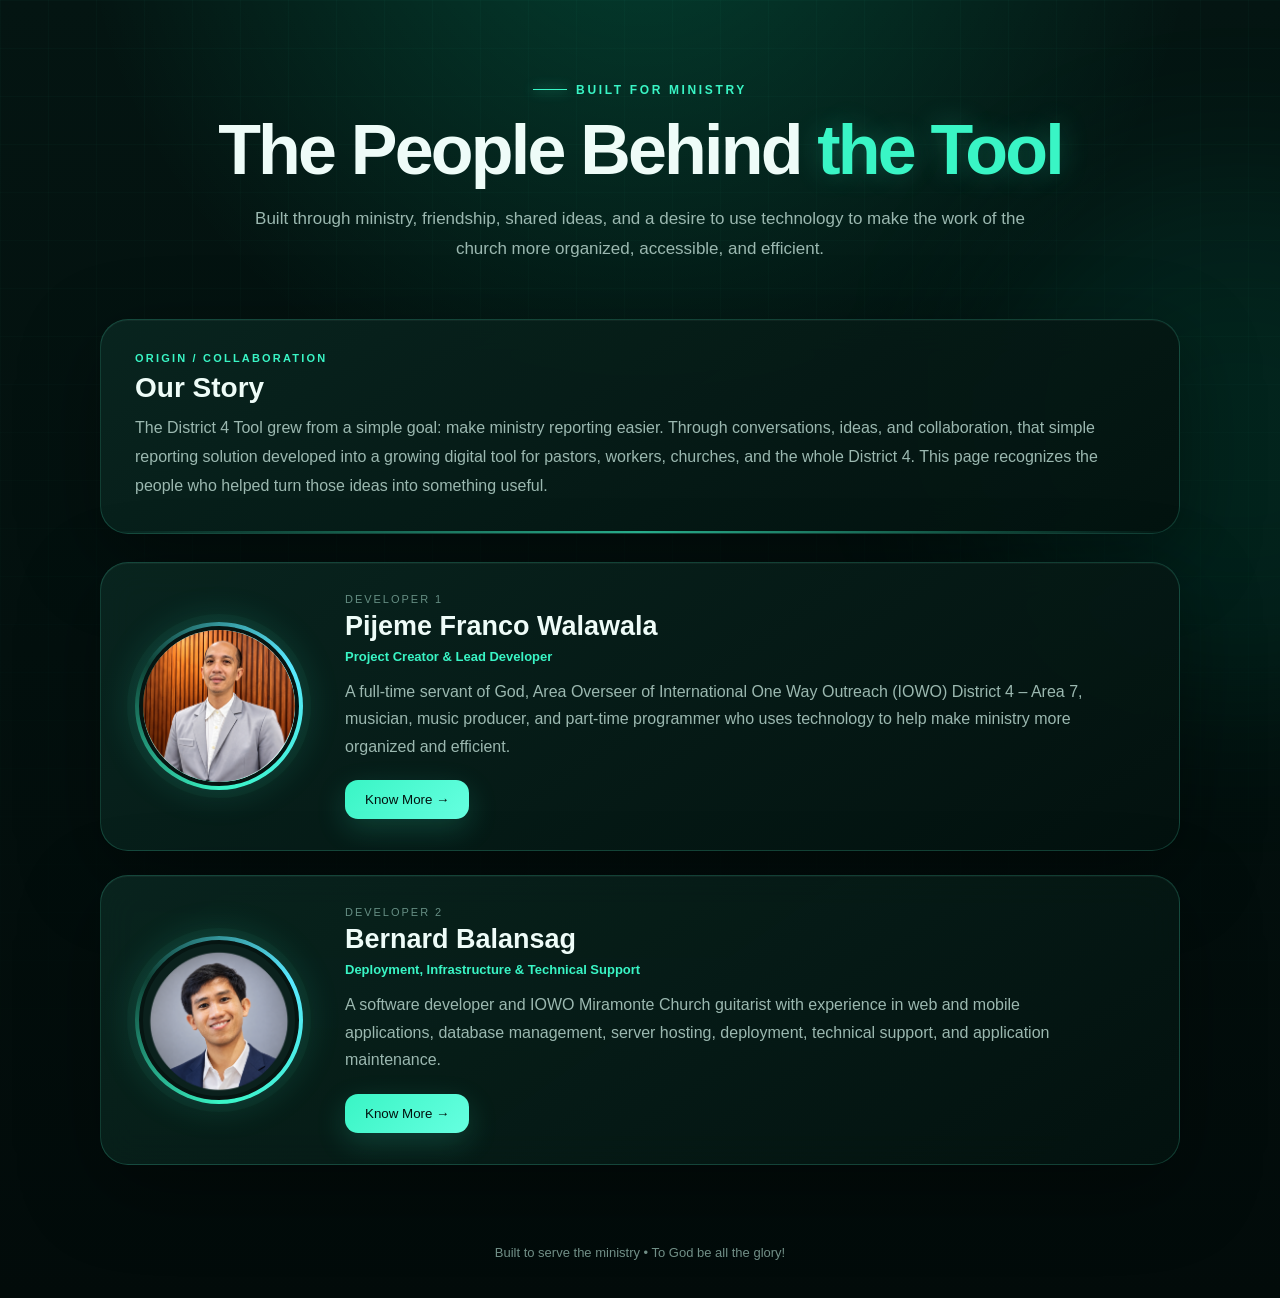
<file: about-developer/index.html>
<!DOCTYPE html>
<html lang="en"><head><meta charset="utf-8"><meta name="viewport" content="width=device-width, initial-scale=1"><title>About Developer</title><style>
  :root{
    --dev-bg:#03100e;
    --dev-panel:rgba(7,28,24,.90);
    --dev-mint:#39f5c5;
    --dev-cyan:#59e8ff;
    --dev-text:#eefcf8;
    --dev-muted:#9bb8b0;
    --dev-line:rgba(84,255,207,.18);
    --dev-shadow:0 24px 80px rgba(0,0,0,.38);
  }

  /* Keep all developer-page styling inside this page so base.html stays untouched. */
  .app-main{padding:0 !important;max-width:none !important;width:100% !important;}
  .dev-tech-page{
    min-height:calc(100vh - 72px);
    position:relative;
    color:var(--dev-text);
    background:
      radial-gradient(circle at 50% -10%,rgba(0,255,184,.18),transparent 36%),
      linear-gradient(180deg,#041512,#020b0a);
    overflow:hidden;
  }
  .dev-tech-page:before{
    content:"";position:absolute;inset:0;pointer-events:none;opacity:.22;
    background-image:
      linear-gradient(rgba(71,255,207,.11) 1px,transparent 1px),
      linear-gradient(90deg,rgba(71,255,207,.11) 1px,transparent 1px);
    background-size:48px 48px;
    mask-image:linear-gradient(to bottom,#000,transparent 94%);
  }
  .dev-tech-page:after{
    content:"";position:absolute;width:520px;height:520px;border-radius:50%;
    right:-220px;top:180px;background:rgba(0,255,187,.08);filter:blur(90px);
    pointer-events:none;animation:devDrift 9s ease-in-out infinite alternate;
  }
  @keyframes devDrift{to{transform:translate(-70px,80px) scale(1.15)}}

  .dev-hero{position:relative;z-index:1;padding:76px 20px 108px;text-align:center;}
  .dev-kicker{
    display:inline-flex;gap:9px;align-items:center;color:var(--dev-mint);
    font-size:12px;font-weight:700;letter-spacing:.22em;text-transform:uppercase;
  }
  .dev-kicker:before{content:"";width:34px;height:1px;background:var(--dev-mint);box-shadow:0 0 12px var(--dev-mint)}
  .dev-hero h1{
    font-size:clamp(38px,6vw,70px);line-height:1.02;margin:18px auto;
    max-width:980px;letter-spacing:-.04em;
  }
  .dev-hero h1 span{color:var(--dev-mint);text-shadow:0 0 28px rgba(57,245,197,.24)}
  .dev-hero p{max-width:790px;margin:auto;color:var(--dev-muted);font-size:17px;line-height:1.75}

  .dev-wrap{position:relative;z-index:2;width:min(1080px,calc(100% - 34px));margin:-52px auto 80px}
  .dev-glass{
    background:linear-gradient(145deg,rgba(9,38,32,.92),rgba(3,18,15,.90));
    border:1px solid var(--dev-line);box-shadow:var(--dev-shadow),inset 0 1px rgba(255,255,255,.04);
    backdrop-filter:blur(18px);
  }
  .dev-story{border-radius:28px;padding:32px 34px;margin-bottom:28px;position:relative;overflow:hidden}
  .dev-story:after{content:"";position:absolute;inset:auto 0 0;height:2px;background:linear-gradient(90deg,transparent,var(--dev-mint),transparent);opacity:.7}
  .dev-section-tag{font-size:11px;letter-spacing:.2em;text-transform:uppercase;color:var(--dev-mint);font-weight:700}
  .dev-story h2{font-size:28px;margin:8px 0 10px}
  .dev-story p{margin:0;color:var(--dev-muted);line-height:1.8}

  /* Vertical developer list */
  .dev-list{display:flex;flex-direction:column;gap:24px}
  .dev-card{
    width:100%;border-radius:28px;padding:30px 34px;position:relative;overflow:hidden;
    transition:transform .35s,border-color .35s,box-shadow .35s;
  }
  .dev-card:hover{border-color:rgba(57,245,197,.4);box-shadow:0 30px 90px rgba(0,0,0,.5),0 0 36px rgba(57,245,197,.08)}
  .dev-summary{display:grid;grid-template-columns:180px 1fr;gap:30px;align-items:center}
  .dev-photo-ring{
    width:168px;height:168px;border-radius:50%;padding:4px;
    background:conic-gradient(from 180deg,var(--dev-mint),rgba(57,245,197,.15),var(--dev-cyan),var(--dev-mint));
    box-shadow:0 0 0 8px rgba(57,245,197,.035),0 0 38px rgba(57,245,197,.18);
  }
  .dev-photo-ring img{width:100%;height:100%;object-fit:cover;border-radius:50%;border:4px solid #061512;background:#0b211d}
  .dev-summary-copy{text-align:left}
  .dev-index{color:#668f84;font-size:11px;letter-spacing:.18em;text-transform:uppercase;margin-bottom:6px}
  .dev-card h3{font-size:27px;margin:0 0 7px;color:var(--dev-text)}
  .dev-role{color:var(--dev-mint);font-size:13px;font-weight:700;margin-bottom:14px}
  .dev-short{color:var(--dev-muted);line-height:1.72;max-width:760px;margin:0 0 20px}
  .dev-btn{
    border:0;cursor:pointer;font-weight:500;border-radius:13px;padding:12px 20px;
    transition:.25s;font-family:inherit;
  }
  .dev-btn-primary{color:#02110e;background:linear-gradient(135deg,var(--dev-mint),#66ffe0);box-shadow:0 10px 30px rgba(57,245,197,.18)}
  .dev-btn-primary:hover{transform:translateY(-2px);box-shadow:0 15px 38px rgba(57,245,197,.3)}

  .dev-details{
    max-height:0;opacity:0;overflow:hidden;text-align:left;margin-top:0;padding-top:0;
    border-top:1px solid transparent;transform:translateY(-12px);
    transition:max-height .78s cubic-bezier(.2,.8,.2,1),opacity .38s,transform .52s,margin .52s,padding .52s,border-color .52s;
  }
  .dev-details.open{
    max-height:4600px;opacity:1;transform:none;margin-top:28px;padding-top:27px;border-color:var(--dev-line);
  }
  .dev-section{margin-bottom:25px;opacity:0;transform:translateY(12px);transition:opacity .4s ease,transform .4s ease}
  .dev-details.open .dev-section{opacity:1;transform:none}
  .dev-details.open .dev-section:nth-child(2){transition-delay:.04s}
  .dev-details.open .dev-section:nth-child(3){transition-delay:.08s}
  .dev-details.open .dev-section:nth-child(4){transition-delay:.12s}
  .dev-section h4{margin:0 0 9px;color:var(--dev-mint);font-size:12px;letter-spacing:.14em;text-transform:uppercase}
  .dev-section p,.dev-section li{color:#b5cbc5;line-height:1.75}
  .dev-section ul{margin:7px 0 0;padding-left:20px}
  .dev-quote{border:1px solid rgba(57,245,197,.18);border-left:3px solid var(--dev-mint);background:rgba(57,245,197,.055);padding:16px 18px;border-radius:4px 14px 14px 4px;color:#d9f9f0;font-style:italic}
  .dev-contacts{display:grid;gap:9px}
  .dev-contact{display:flex;gap:12px;align-items:center;padding:12px 14px;color:#dffbf4;text-decoration:none;border:1px solid rgba(57,245,197,.11);background:rgba(255,255,255,.025);border-radius:12px;overflow-wrap:anywhere}
  .dev-contact:hover{border-color:rgba(57,245,197,.35);background:rgba(57,245,197,.06)}
  .dev-contact strong{min-width:76px;color:var(--dev-mint)}
  .dev-show-less{display:block;margin:22px auto 0;background:rgba(255,255,255,.06);color:#d9eee9;border:1px solid var(--dev-line)}
  .dev-pending{color:#7ea097;font-size:13px;margin-top:10px}
  .dev-footer{position:relative;z-index:2;text-align:center;color:#718f87;font-size:13px;padding:0 20px 38px}

  /* Futuristic donation portal */
  .dev-modal-backdrop{
    position:fixed;inset:0;z-index:19999;display:grid;place-items:center;padding:20px;
    background:rgba(0,8,7,.88);backdrop-filter:blur(13px);
    transition:opacity .42s,visibility .42s;
  }
  .dev-modal-backdrop.hidden{opacity:0;visibility:hidden;pointer-events:none}
  .dev-support-shell{
    width:min(680px,100%);position:relative;padding:1px;border-radius:30px;
    background:linear-gradient(135deg,rgba(57,245,197,.9),rgba(57,245,197,.08) 32%,rgba(89,232,255,.45) 70%,rgba(57,245,197,.75));
    box-shadow:0 0 80px rgba(57,245,197,.14),0 35px 110px rgba(0,0,0,.62);
    animation:devPortalIn .65s cubic-bezier(.16,1,.3,1);
  }
  @keyframes devPortalIn{from{opacity:0;transform:translateY(28px) scale(.94)}to{opacity:1;transform:none}}
  .dev-support-modal{
    position:relative;overflow:hidden;border-radius:29px;padding:38px 40px;
    background:linear-gradient(150deg,rgba(5,30,25,.99),rgba(2,14,12,.99));text-align:left;
  }
  .dev-support-modal:before{
    content:"";position:absolute;inset:0;opacity:.22;
    background-image:linear-gradient(rgba(57,245,197,.12) 1px,transparent 1px),linear-gradient(90deg,rgba(57,245,197,.12) 1px,transparent 1px);
    background-size:32px 32px;
  }
  .dev-support-content{position:relative;z-index:2}
  .dev-support-top{display:flex;align-items:center;gap:18px;margin-bottom:20px}
  .dev-support-icon{
    width:64px;height:64px;border-radius:20px;display:grid;place-items:center;font-size:26px;color:#03110e;
    background:linear-gradient(135deg,var(--dev-mint),#8affdf);box-shadow:0 0 30px rgba(57,245,197,.28);
    animation:devPulse 2.2s ease-in-out infinite;flex:0 0 auto;
  }
  @keyframes devPulse{50%{box-shadow:0 0 50px rgba(57,245,197,.48);transform:scale(1.035)}}
  .dev-support-label{font-size:10px;letter-spacing:.22em;color:var(--dev-mint);font-weight:700;text-transform:uppercase;margin-bottom:5px}
  .dev-support-title{
    font-family:"Brush Script MT","Segoe Script","Lucida Handwriting",cursive;
    font-weight:400;font-size:clamp(34px,6vw,52px);line-height:1.05;margin:0;color:#effffb;
    letter-spacing:.01em;
  }
  .dev-support-copy{color:#9ebbb3;line-height:1.7;margin:0 0 18px}
  .dev-voluntary{display:inline-flex;align-items:center;gap:7px;color:#91b6ac;font-size:11px}
  .dev-voluntary:before{content:"";width:6px;height:6px;border-radius:50%;background:var(--dev-mint);box-shadow:0 0 10px var(--dev-mint)}
  .dev-gcash-panel{
    border:1px solid rgba(57,245,197,.2);background:linear-gradient(135deg,rgba(57,245,197,.075),rgba(255,255,255,.025));
    border-radius:20px;padding:18px 22px;margin:20px 0;
  }
  .dev-gcash-head{display:flex;align-items:center;justify-content:space-between;gap:16px;margin-bottom:8px}
  .dev-gcash-logo{display:block;width:154px;max-width:50%;height:auto;object-fit:contain;filter:drop-shadow(0 0 2px rgba(255,255,255,.95)) drop-shadow(0 0 7px rgba(255,255,255,.45))}
  .dev-secure-copy{color:#7fa79c;font-size:11px;text-transform:uppercase;letter-spacing:.13em}
  .dev-gcash-number{font-size:clamp(27px,7vw,38px);font-weight:400;letter-spacing:.055em;color:#eafff9;margin:8px 0 4px}
  .dev-gcash-name{color:var(--dev-mint);font-size:13px}
  .dev-modal-actions{display:grid;grid-template-columns:1fr 1.2fr;gap:10px}
  .dev-copy,.dev-proceed{font-weight:400}
  .dev-copy{color:#dffaf3;background:rgba(255,255,255,.055);border:1px solid rgba(57,245,197,.16)}
  .dev-proceed{color:#02110e;background:linear-gradient(135deg,var(--dev-mint),#71ffe2);box-shadow:0 12px 32px rgba(57,245,197,.18)}
  .dev-note{font-size:12px;color:#75948c;line-height:1.55;margin:16px 0 0;text-align:center}

  @media(max-width:700px){
    .dev-hero{padding:58px 18px 92px}
    .dev-wrap{width:min(100% - 20px,1080px)}
    .dev-story,.dev-card{border-radius:20px;padding:23px}
    .dev-summary{grid-template-columns:1fr;text-align:center;gap:20px}
    .dev-photo-ring{width:150px;height:150px;margin:auto}
    .dev-summary-copy{text-align:center}
    .dev-support-modal{padding:26px 23px}
    .dev-modal-actions{grid-template-columns:1fr}
    .dev-support-top{align-items:flex-start}
    .dev-gcash-number{font-size:27px}
    .dev-gcash-logo{width:134px;max-width:58%}
  }
  @media(prefers-reduced-motion:reduce){
    .dev-tech-page:after,.dev-support-icon,.dev-support-shell{animation:none!important}
    .dev-details,.dev-section{transition-duration:.01ms!important}
  }
</style><style>body{margin:0;background:#03100e;font-family:Arial,sans-serif}*{box-sizing:border-box}.dev-tech-page{min-height:100vh}</style></head><body><div class="dev-tech-page">
  <header class="dev-hero">
    <div class="dev-kicker">Built for ministry</div>
    <h1>The People Behind <span>the Tool</span></h1>
    <p>Built through ministry, friendship, shared ideas, and a desire to use technology to make the work of the church more organized, accessible, and efficient.</p>
  </header>

  <main class="dev-wrap">
    <section class="dev-story dev-glass">
      <div class="dev-section-tag">Origin / Collaboration</div>
      <h2>Our Story</h2>
      <p>The District 4 Tool grew from a simple goal: make ministry reporting easier. Through conversations, ideas, and collaboration, that simple reporting solution developed into a growing digital tool for pastors, workers, churches, and the whole District 4. This page recognizes the people who helped turn those ideas into something useful.</p>
    </section>

    <section class="dev-list">
      
      <article class="dev-card dev-glass" data-developer-card>
        <div class="dev-summary">
          <div class="dev-photo-ring">
            <img src="images/pijeme.png" alt="Pijeme Franco Walawala" onerror="this.style.opacity='.22'">
          </div>
          <div class="dev-summary-copy">
            <div class="dev-index">Developer 1</div>
            <h3>Pijeme Franco Walawala</h3>
            <div class="dev-role">Project Creator &amp; Lead Developer</div>
            <p class="dev-short">A full-time servant of God, Area Overseer of International One Way Outreach (IOWO) District 4 – Area 7, musician, music producer, and part-time programmer who uses technology to help make ministry more organized and efficient.</p>

            
              <button type="button" class="dev-btn dev-btn-primary know-more" onclick="toggleProfile(this)">Know More →</button>
            
          </div>
        </div>

        
        <div class="dev-details">
          <div class="dev-section"><h4>Professional Background</h4><p>A full-time servant of God, Area Overseer of International One Way Outreach (IOWO) District 4 – Area 7, musician, music producer, and part-time programmer.</p></div>
          <div class="dev-section"><h4>Education</h4><ul><li>STI — Diploma in Information Technology</li><li>Immanuel Bible College — AB Music, Undergraduate</li></ul></div>
          <div class="dev-section"><h4>Technical Skills</h4><ul><li>Programming</li><li>Website Design</li></ul></div>
          <div class="dev-section"><h4>Contribution to the District 4 Tool</h4><p>Pijeme is the project creator and lead developer of the IOWO District 4 Tool. He programmed and developed the website with the guidance and assistance of friends and co-developers, together with modern development tools.</p></div>
          <div class="dev-section"><h4>How the Project Started</h4><p>The District 4 Tool began through casual conversations with programmer friends who would eventually become co-developers of the project. The conversations were filled with ‘What if we could...?’ ideas. Those questions gradually became challenges, and the challenges eventually became ‘Why not?’ What started as an idea became a real project when Pijeme took the initiative to lead the team in developing the system.</p></div>
          <div class="dev-section"><h4>The Goal</h4><p>The original goal was simple: make monthly reporting easier for the pastors under Area 7. As development continued, one idea led to another. The project grew beyond an online reporting system and became a more comprehensive church and ministry tool. Today, the vision is to help the whole of IOWO District 4 use technology to make ministry more organized, accessible, and efficient.</p></div>
          <div class="dev-section"><h4>A Little About Me</h4><p>I am first and foremost a servant of God. Ministry has always been at the center of what I do, whether I am preaching, leading, making music, producing songs, or working with technology. Programming is not simply about building websites for me. I enjoy looking at problems we encounter in ministry and asking, ‘Can we build something that will make this easier?’</p></div>
          <div class="dev-section"><h4>Favorite Bible Verse — Colossians 3:23</h4><div class="dev-quote">“Whatever you do, work at it with all your heart, as working for the Lord, not for human masters.”</div><p>This has always been my go-to verse whenever I do something. It reminds me to give my very best—my 101%—because ultimately, I am doing it for the Lord.</p></div>
          <div class="dev-section"><h4>Message to District 4 Tool Users</h4><p>To all our pastors, workers, leaders, and members using the District 4 Tool: this system was created for you and for the ministry we share. This project is not about showing what technology can do. It is about using technology to make our work in the ministry a little easier, more organized, and more efficient. My prayer is that every feature we develop will ultimately serve one greater purpose: to help us serve God and His people better. To God be all the glory!</p></div>
          <div class="dev-section"><h4>Contact</h4><div class="dev-contacts"><a class="dev-contact" href="tel:+639171655575" target="_blank" rel="noopener"><strong>Mobile</strong><span>0917 165 5575</span></a><a class="dev-contact" href="https://www.facebook.com/" target="_blank" rel="noopener"><strong>Facebook</strong><span>Pijeme Franco Walawala</span></a><a class="dev-contact" href="https://www.youtube.com/" target="_blank" rel="noopener"><strong>YouTube</strong><span>Pijeme550</span></a><a class="dev-contact" href="mailto:pijeme.walawala@gmail.com" target="_blank" rel="noopener"><strong>Email</strong><span>pijeme.walawala@gmail.com</span></a></div></div>
          <button type="button" class="dev-btn dev-show-less" onclick="toggleProfile(this)">Show Less ↑</button>
        </div>
        
      </article>
      
      <article class="dev-card dev-glass" data-developer-card>
        <div class="dev-summary">
          <div class="dev-photo-ring">
            <img src="images/bernard.png" alt="Bernard Balansag" onerror="this.style.opacity='.22'">
          </div>
          <div class="dev-summary-copy">
            <div class="dev-index">Developer 2</div>
            <h3>Bernard Balansag</h3>
            <div class="dev-role">Deployment, Infrastructure &amp; Technical Support</div>
            <p class="dev-short">A software developer and IOWO Miramonte Church guitarist with experience in web and mobile applications, database management, server hosting, deployment, technical support, and application maintenance.</p>

            
              <button type="button" class="dev-btn dev-btn-primary know-more" onclick="toggleProfile(this)">Know More →</button>
            
          </div>
        </div>

        
        <div class="dev-details">
          <div class="dev-section"><h4>Professional Background</h4><p>A software developer with experience in developing and maintaining web and mobile applications. He also serves as a guitarist at IOWO Miramonte Church and enjoys using technology to create practical solutions for people and organizations.</p></div>
          <div class="dev-section"><h4>Education</h4><ul><li>Bachelor of Science in Information Technology — Polytechnic University of the Philippines</li></ul></div>
          <div class="dev-section"><h4>Technical Skills</h4><ul><li>Web and Mobile Application Development</li><li>Application Maintenance and Support</li><li>Database Management</li><li>Server Hosting and Deployment</li></ul></div>
          <div class="dev-section"><h4>Contribution to the District 4 Tool</h4><p>Bernard contributes to the District 4 Tool through hosting, deployment, technical support, and maintenance of the system, helping keep the application reliable and available.</p></div>
          <div class="dev-section"><h4>How the Project Started</h4><p>Bernard became involved by helping with the technical setup, hosting, deployment, and ongoing maintenance of the District 4 Tool.</p></div>
          <div class="dev-section"><h4>The Goal</h4><p>His goal is to help provide a reliable and easy-to-use system that supports the needs of District 4, with the hope that the system can eventually become useful to IOWO churches around the world.</p></div>
          <div class="dev-section"><h4>A Little About Me</h4><p>I am a software developer with experience in developing and maintaining web and mobile applications. I enjoy using technology to create practical solutions that can help people and organizations with their daily work.</p></div>
          <div class="dev-section"><h4>Favorite Bible Verse — Matthew 11:29</h4><div class="dev-quote">“Take my yoke upon you and learn from me, for I am gentle and humble in heart, and you will find rest for your souls.”</div><p>Matthew 11:29 is Bernard’s favorite Bible verse and reflects a life of learning from Christ while serving with humility.</p></div>
          <div class="dev-section"><h4>Message to District 4 Tool Users</h4><p>Thank you so much for being part of this project and for supporting the District 4 Tool. May God bless each and every one of you with strength, knowledge, wisdom, and guidance as we continue to serve the Lord together.</p></div>
          <div class="dev-section"><h4>Contact</h4><div class="dev-contacts"><a class="dev-contact" href="https://github.com/nhardbalansag" target="_blank" rel="noopener"><strong>GitHub</strong><span>github.com/nhardbalansag</span></a></div></div>
          <button type="button" class="dev-btn dev-show-less" onclick="toggleProfile(this)">Show Less ↑</button>
        </div>
        
      </article>
      
    </section>
  </main>

  <footer class="dev-footer">Built to serve the ministry • To God be all the glory!</footer>
</div>

<script>  function closeDeveloperCard(card, scrollBack){
    const details = card.querySelector('.dev-details');
    const topBtn = card.querySelector('.know-more');
    if(!details || !details.classList.contains('open')) return;
    details.classList.remove('open');
    if(topBtn) topBtn.style.display = 'inline-block';
    if(scrollBack){
      setTimeout(() => card.scrollIntoView({behavior:'smooth', block:'start'}), 120);
    }
  }

  function toggleProfile(btn){
    const card = btn.closest('[data-developer-card]');
    const details = card.querySelector('.dev-details');
    const topBtn = card.querySelector('.know-more');
    if(!details) return;

    const opening = !details.classList.contains('open');

    if(opening){
      /* Only one Know More profile can be open at a time. */
      document.querySelectorAll('[data-developer-card]').forEach(otherCard => {
        if(otherCard !== card) closeDeveloperCard(otherCard, false);
      });
      details.classList.add('open');
      if(topBtn) topBtn.style.display = 'none';
      setTimeout(() => card.scrollIntoView({behavior:'smooth', block:'start'}), 120);
    }else{
      closeDeveloperCard(card, true);
    }
  }

</script></body></html>
</file>
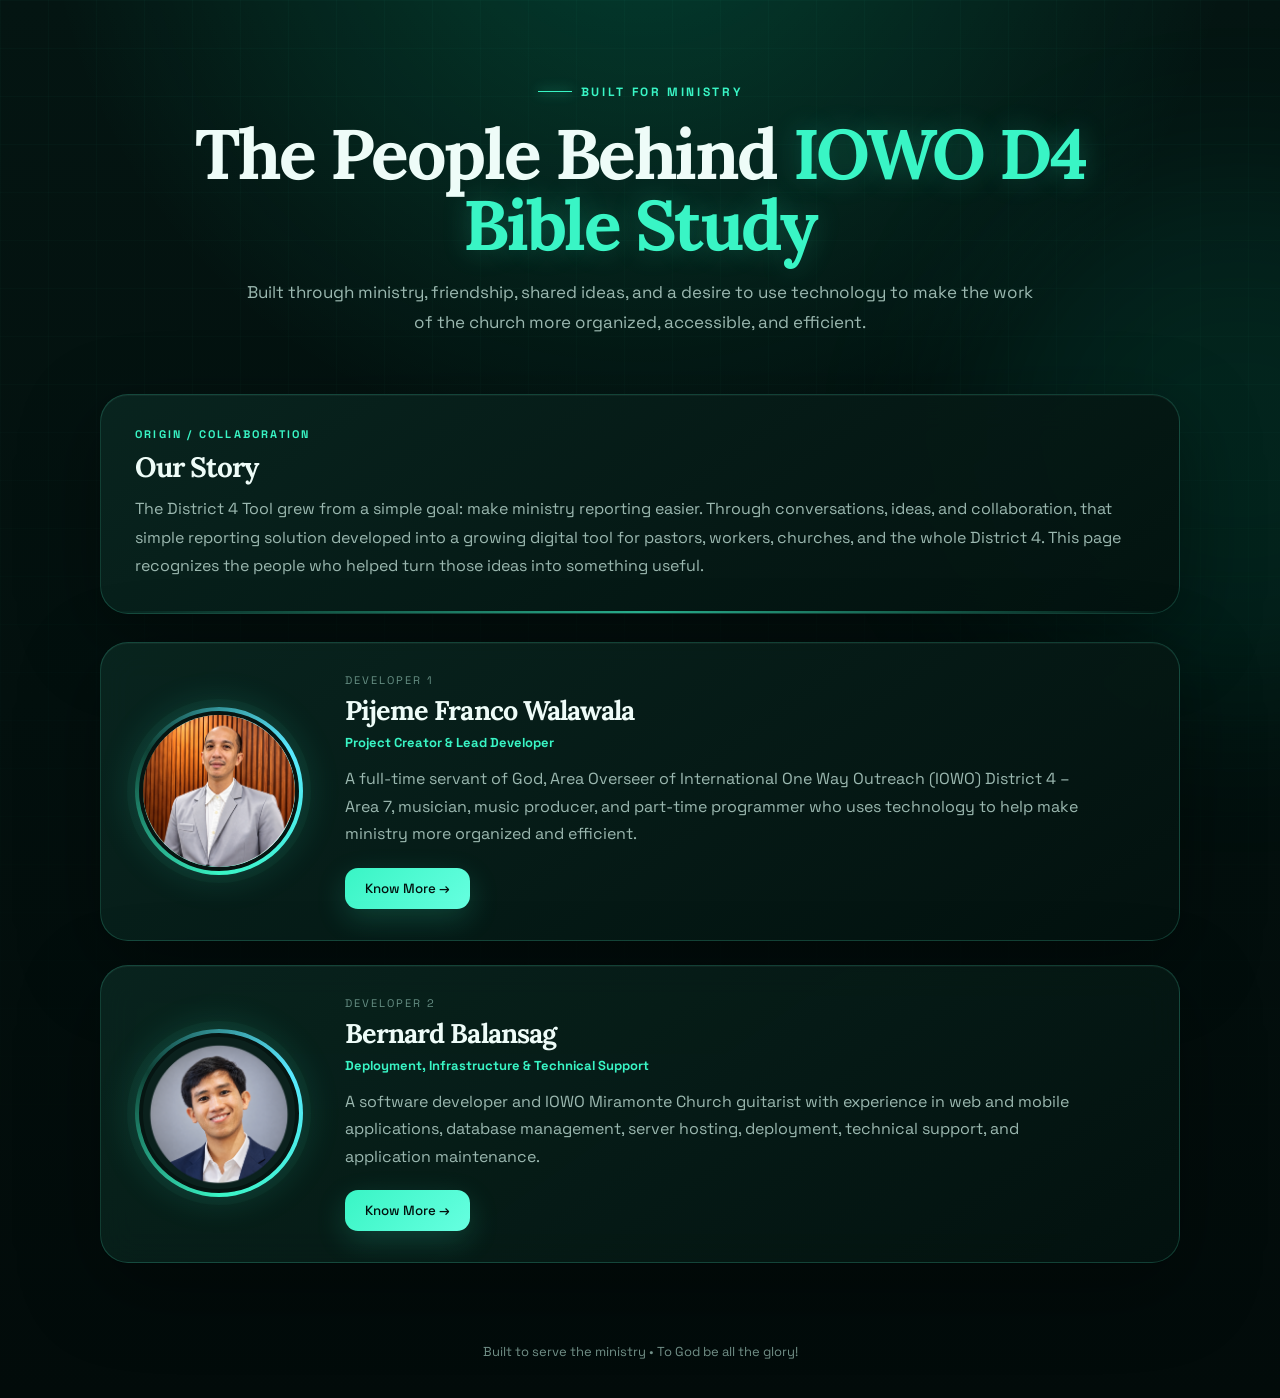
<file: app/src/main/assets/about-developer/index.html>
<!DOCTYPE html>
<html lang="en"><head><meta charset="utf-8"><meta name="viewport" content="width=device-width, initial-scale=1"><title>About Publisher · IOWO D4 Bible Study</title><style>
  :root{
    --dev-bg:#03100e;
    --dev-panel:rgba(7,28,24,.90);
    --dev-mint:#39f5c5;
    --dev-cyan:#59e8ff;
    --dev-text:#eefcf8;
    --dev-muted:#9bb8b0;
    --dev-line:rgba(84,255,207,.18);
    --dev-shadow:0 24px 80px rgba(0,0,0,.38);
  }

  /* Keep all developer-page styling inside this page so base.html stays untouched. */
  .app-main{padding:0 !important;max-width:none !important;width:100% !important;}
  .dev-tech-page{
    min-height:calc(100vh - 72px);
    position:relative;
    color:var(--dev-text);
    background:
      radial-gradient(circle at 50% -10%,rgba(0,255,184,.18),transparent 36%),
      linear-gradient(180deg,#041512,#020b0a);
    overflow:hidden;
  }
  .dev-tech-page:before{
    content:"";position:absolute;inset:0;pointer-events:none;opacity:.22;
    background-image:
      linear-gradient(rgba(71,255,207,.11) 1px,transparent 1px),
      linear-gradient(90deg,rgba(71,255,207,.11) 1px,transparent 1px);
    background-size:48px 48px;
    mask-image:linear-gradient(to bottom,#000,transparent 94%);
  }
  .dev-tech-page:after{
    content:"";position:absolute;width:520px;height:520px;border-radius:50%;
    right:-220px;top:180px;background:rgba(0,255,187,.08);filter:blur(90px);
    pointer-events:none;animation:devDrift 9s ease-in-out infinite alternate;
  }
  @keyframes devDrift{to{transform:translate(-70px,80px) scale(1.15)}}

  .dev-hero{position:relative;z-index:1;padding:76px 20px 108px;text-align:center;}
  .dev-kicker{
    display:inline-flex;gap:9px;align-items:center;color:var(--dev-mint);
    font-size:12px;font-weight:700;letter-spacing:.22em;text-transform:uppercase;
  }
  .dev-kicker:before{content:"";width:34px;height:1px;background:var(--dev-mint);box-shadow:0 0 12px var(--dev-mint)}
  .dev-hero h1{
    font-size:clamp(38px,6vw,70px);line-height:1.02;margin:18px auto;
    max-width:980px;letter-spacing:-.04em;
  }
  .dev-hero h1 span{color:var(--dev-mint);text-shadow:0 0 28px rgba(57,245,197,.24)}
  .dev-hero p{max-width:790px;margin:auto;color:var(--dev-muted);font-size:17px;line-height:1.75}

  .dev-wrap{position:relative;z-index:2;width:min(1080px,calc(100% - 34px));margin:-52px auto 80px}
  .dev-glass{
    background:linear-gradient(145deg,rgba(9,38,32,.92),rgba(3,18,15,.90));
    border:1px solid var(--dev-line);box-shadow:var(--dev-shadow),inset 0 1px rgba(255,255,255,.04);
    backdrop-filter:blur(18px);
  }
  .dev-story{border-radius:28px;padding:32px 34px;margin-bottom:28px;position:relative;overflow:hidden}
  .dev-story:after{content:"";position:absolute;inset:auto 0 0;height:2px;background:linear-gradient(90deg,transparent,var(--dev-mint),transparent);opacity:.7}
  .dev-section-tag{font-size:11px;letter-spacing:.2em;text-transform:uppercase;color:var(--dev-mint);font-weight:700}
  .dev-story h2{font-size:28px;margin:8px 0 10px}
  .dev-story p{margin:0;color:var(--dev-muted);line-height:1.8}

  /* Vertical developer list */
  .dev-list{display:flex;flex-direction:column;gap:24px}
  .dev-card{
    width:100%;border-radius:28px;padding:30px 34px;position:relative;overflow:hidden;
    transition:transform .35s,border-color .35s,box-shadow .35s;
  }
  .dev-card:hover{border-color:rgba(57,245,197,.4);box-shadow:0 30px 90px rgba(0,0,0,.5),0 0 36px rgba(57,245,197,.08)}
  .dev-summary{display:grid;grid-template-columns:180px 1fr;gap:30px;align-items:center}
  .dev-photo-ring{
    width:168px;height:168px;border-radius:50%;padding:4px;
    background:conic-gradient(from 180deg,var(--dev-mint),rgba(57,245,197,.15),var(--dev-cyan),var(--dev-mint));
    box-shadow:0 0 0 8px rgba(57,245,197,.035),0 0 38px rgba(57,245,197,.18);
  }
  .dev-photo-ring img{width:100%;height:100%;object-fit:cover;border-radius:50%;border:4px solid #061512;background:#0b211d}
  .dev-summary-copy{text-align:left}
  .dev-index{color:#668f84;font-size:11px;letter-spacing:.18em;text-transform:uppercase;margin-bottom:6px}
  .dev-card h3{font-size:27px;margin:0 0 7px;color:var(--dev-text)}
  .dev-role{color:var(--dev-mint);font-size:13px;font-weight:700;margin-bottom:14px}
  .dev-short{color:var(--dev-muted);line-height:1.72;max-width:760px;margin:0 0 20px}
  .dev-btn{
    border:0;cursor:pointer;font-weight:500;border-radius:13px;padding:12px 20px;
    transition:.25s;font-family:inherit;
  }
  .dev-btn-primary{color:#02110e;background:linear-gradient(135deg,var(--dev-mint),#66ffe0);box-shadow:0 10px 30px rgba(57,245,197,.18)}
  .dev-btn-primary:hover{transform:translateY(-2px);box-shadow:0 15px 38px rgba(57,245,197,.3)}

  .dev-details{
    max-height:0;opacity:0;overflow:hidden;text-align:left;margin-top:0;padding-top:0;
    border-top:1px solid transparent;transform:translateY(-12px);
    transition:max-height .78s cubic-bezier(.2,.8,.2,1),opacity .38s,transform .52s,margin .52s,padding .52s,border-color .52s;
  }
  .dev-details.open{
    max-height:4600px;opacity:1;transform:none;margin-top:28px;padding-top:27px;border-color:var(--dev-line);
  }
  .dev-section{margin-bottom:25px;opacity:0;transform:translateY(12px);transition:opacity .4s ease,transform .4s ease}
  .dev-details.open .dev-section{opacity:1;transform:none}
  .dev-details.open .dev-section:nth-child(2){transition-delay:.04s}
  .dev-details.open .dev-section:nth-child(3){transition-delay:.08s}
  .dev-details.open .dev-section:nth-child(4){transition-delay:.12s}
  .dev-section h4{margin:0 0 9px;color:var(--dev-mint);font-size:12px;letter-spacing:.14em;text-transform:uppercase}
  .dev-section p,.dev-section li{color:#b5cbc5;line-height:1.75}
  .dev-section ul{margin:7px 0 0;padding-left:20px}
  .dev-quote{border:1px solid rgba(57,245,197,.18);border-left:3px solid var(--dev-mint);background:rgba(57,245,197,.055);padding:16px 18px;border-radius:4px 14px 14px 4px;color:#d9f9f0;font-style:italic}
  .dev-contacts{display:grid;gap:9px}
  .dev-contact{display:flex;gap:12px;align-items:center;padding:12px 14px;color:#dffbf4;text-decoration:none;border:1px solid rgba(57,245,197,.11);background:rgba(255,255,255,.025);border-radius:12px;overflow-wrap:anywhere}
  .dev-contact:hover{border-color:rgba(57,245,197,.35);background:rgba(57,245,197,.06)}
  .dev-contact strong{min-width:76px;color:var(--dev-mint)}
  .dev-show-less{display:block;margin:22px auto 0;background:rgba(255,255,255,.06);color:#d9eee9;border:1px solid var(--dev-line)}
  .dev-pending{color:#7ea097;font-size:13px;margin-top:10px}
  .dev-footer{position:relative;z-index:2;text-align:center;color:#718f87;font-size:13px;padding:0 20px 38px}

  /* Futuristic donation portal */
  .dev-modal-backdrop{
    position:fixed;inset:0;z-index:19999;display:grid;place-items:center;padding:20px;
    background:rgba(0,8,7,.88);backdrop-filter:blur(13px);
    transition:opacity .42s,visibility .42s;
  }
  .dev-modal-backdrop.hidden{opacity:0;visibility:hidden;pointer-events:none}
  .dev-support-shell{
    width:min(680px,100%);position:relative;padding:1px;border-radius:30px;
    background:linear-gradient(135deg,rgba(57,245,197,.9),rgba(57,245,197,.08) 32%,rgba(89,232,255,.45) 70%,rgba(57,245,197,.75));
    box-shadow:0 0 80px rgba(57,245,197,.14),0 35px 110px rgba(0,0,0,.62);
    animation:devPortalIn .65s cubic-bezier(.16,1,.3,1);
  }
  @keyframes devPortalIn{from{opacity:0;transform:translateY(28px) scale(.94)}to{opacity:1;transform:none}}
  .dev-support-modal{
    position:relative;overflow:hidden;border-radius:29px;padding:38px 40px;
    background:linear-gradient(150deg,rgba(5,30,25,.99),rgba(2,14,12,.99));text-align:left;
  }
  .dev-support-modal:before{
    content:"";position:absolute;inset:0;opacity:.22;
    background-image:linear-gradient(rgba(57,245,197,.12) 1px,transparent 1px),linear-gradient(90deg,rgba(57,245,197,.12) 1px,transparent 1px);
    background-size:32px 32px;
  }
  .dev-support-content{position:relative;z-index:2}
  .dev-support-top{display:flex;align-items:center;gap:18px;margin-bottom:20px}
  .dev-support-icon{
    width:64px;height:64px;border-radius:20px;display:grid;place-items:center;font-size:26px;color:#03110e;
    background:linear-gradient(135deg,var(--dev-mint),#8affdf);box-shadow:0 0 30px rgba(57,245,197,.28);
    animation:devPulse 2.2s ease-in-out infinite;flex:0 0 auto;
  }
  @keyframes devPulse{50%{box-shadow:0 0 50px rgba(57,245,197,.48);transform:scale(1.035)}}
  .dev-support-label{font-size:10px;letter-spacing:.22em;color:var(--dev-mint);font-weight:700;text-transform:uppercase;margin-bottom:5px}
  .dev-support-title{
    font-family:"Brush Script MT","Segoe Script","Lucida Handwriting",cursive;
    font-weight:400;font-size:clamp(34px,6vw,52px);line-height:1.05;margin:0;color:#effffb;
    letter-spacing:.01em;
  }
  .dev-support-copy{color:#9ebbb3;line-height:1.7;margin:0 0 18px}
  .dev-voluntary{display:inline-flex;align-items:center;gap:7px;color:#91b6ac;font-size:11px}
  .dev-voluntary:before{content:"";width:6px;height:6px;border-radius:50%;background:var(--dev-mint);box-shadow:0 0 10px var(--dev-mint)}
  .dev-gcash-panel{
    border:1px solid rgba(57,245,197,.2);background:linear-gradient(135deg,rgba(57,245,197,.075),rgba(255,255,255,.025));
    border-radius:20px;padding:18px 22px;margin:20px 0;
  }
  .dev-gcash-head{display:flex;align-items:center;justify-content:space-between;gap:16px;margin-bottom:8px}
  .dev-gcash-logo{display:block;width:154px;max-width:50%;height:auto;object-fit:contain;filter:drop-shadow(0 0 2px rgba(255,255,255,.95)) drop-shadow(0 0 7px rgba(255,255,255,.45))}
  .dev-secure-copy{color:#7fa79c;font-size:11px;text-transform:uppercase;letter-spacing:.13em}
  .dev-gcash-number{font-size:clamp(27px,7vw,38px);font-weight:400;letter-spacing:.055em;color:#eafff9;margin:8px 0 4px}
  .dev-gcash-name{color:var(--dev-mint);font-size:13px}
  .dev-modal-actions{display:grid;grid-template-columns:1fr 1.2fr;gap:10px}
  .dev-copy,.dev-proceed{font-weight:400}
  .dev-copy{color:#dffaf3;background:rgba(255,255,255,.055);border:1px solid rgba(57,245,197,.16)}
  .dev-proceed{color:#02110e;background:linear-gradient(135deg,var(--dev-mint),#71ffe2);box-shadow:0 12px 32px rgba(57,245,197,.18)}
  .dev-note{font-size:12px;color:#75948c;line-height:1.55;margin:16px 0 0;text-align:center}

  @media(max-width:700px){
    .dev-hero{padding:58px 18px 92px}
    .dev-wrap{width:min(100% - 20px,1080px)}
    .dev-story,.dev-card{border-radius:20px;padding:23px}
    .dev-summary{grid-template-columns:1fr;text-align:center;gap:20px}
    .dev-photo-ring{width:150px;height:150px;margin:auto}
    .dev-summary-copy{text-align:center}
    .dev-support-modal{padding:26px 23px}
    .dev-modal-actions{grid-template-columns:1fr}
    .dev-support-top{align-items:flex-start}
    .dev-gcash-number{font-size:27px}
    .dev-gcash-logo{width:134px;max-width:58%}
  }
  @media(prefers-reduced-motion:reduce){
    .dev-tech-page:after,.dev-support-icon,.dev-support-shell{animation:none!important}
    .dev-details,.dev-section{transition-duration:.01ms!important}
  }
</style><style>body{margin:0;background:#03100e;font-family:Arial,sans-serif}*{box-sizing:border-box}.dev-tech-page{min-height:100vh}</style><style>
@font-face{font-family:PublisherDisplay;src:url('../runtime/static/fonts/Lora-Variable.ttf') format('truetype');font-weight:400 700;font-display:swap}
@font-face{font-family:PublisherUI;src:url('../runtime/static/fonts/SpaceGrotesk-Variable.ttf') format('truetype');font-weight:300 700;font-display:swap}
body .dev-tech-page{font-family:PublisherUI,sans-serif}
body .dev-tech-page :is(h1,h2,h3){font-family:PublisherDisplay,serif;letter-spacing:-.035em}
</style></head><body><div class="dev-tech-page">
  <header class="dev-hero">
    <div class="dev-kicker">Built for ministry</div>
    <h1>The People Behind <span>IOWO D4 Bible Study</span></h1>
    <p>Built through ministry, friendship, shared ideas, and a desire to use technology to make the work of the church more organized, accessible, and efficient.</p>
  </header>

  <main class="dev-wrap">
    <section class="dev-story dev-glass">
      <div class="dev-section-tag">Origin / Collaboration</div>
      <h2>Our Story</h2>
      <p>The District 4 Tool grew from a simple goal: make ministry reporting easier. Through conversations, ideas, and collaboration, that simple reporting solution developed into a growing digital tool for pastors, workers, churches, and the whole District 4. This page recognizes the people who helped turn those ideas into something useful.</p>
    </section>

    <section class="dev-list">
      
      <article class="dev-card dev-glass" data-developer-card>
        <div class="dev-summary">
          <div class="dev-photo-ring">
            <img src="images/pijeme.png" alt="Pijeme Franco Walawala" onerror="this.style.opacity='.22'">
          </div>
          <div class="dev-summary-copy">
            <div class="dev-index">Developer 1</div>
            <h3>Pijeme Franco Walawala</h3>
            <div class="dev-role">Project Creator &amp; Lead Developer</div>
            <p class="dev-short">A full-time servant of God, Area Overseer of International One Way Outreach (IOWO) District 4 – Area 7, musician, music producer, and part-time programmer who uses technology to help make ministry more organized and efficient.</p>

            
              <button type="button" class="dev-btn dev-btn-primary know-more" onclick="toggleProfile(this)">Know More →</button>
            
          </div>
        </div>

        
        <div class="dev-details">
          <div class="dev-section"><h4>Professional Background</h4><p>A full-time servant of God, Area Overseer of International One Way Outreach (IOWO) District 4 – Area 7, musician, music producer, and part-time programmer.</p></div>
          <div class="dev-section"><h4>Education</h4><ul><li>STI — Diploma in Information Technology</li><li>Immanuel Bible College — AB Music, Undergraduate</li></ul></div>
          <div class="dev-section"><h4>Technical Skills</h4><ul><li>Programming</li><li>Website Design</li></ul></div>
          <div class="dev-section"><h4>Contribution to the District 4 Tool</h4><p>Pijeme is the project creator and lead developer of the IOWO District 4 Tool. He programmed and developed the website with the guidance and assistance of friends and co-developers, together with modern development tools.</p></div>
          <div class="dev-section"><h4>How the Project Started</h4><p>The District 4 Tool began through casual conversations with programmer friends who would eventually become co-developers of the project. The conversations were filled with ‘What if we could...?’ ideas. Those questions gradually became challenges, and the challenges eventually became ‘Why not?’ What started as an idea became a real project when Pijeme took the initiative to lead the team in developing the system.</p></div>
          <div class="dev-section"><h4>The Goal</h4><p>The original goal was simple: make monthly reporting easier for the pastors under Area 7. As development continued, one idea led to another. The project grew beyond an online reporting system and became a more comprehensive church and ministry tool. Today, the vision is to help the whole of IOWO District 4 use technology to make ministry more organized, accessible, and efficient.</p></div>
          <div class="dev-section"><h4>A Little About Me</h4><p>I am first and foremost a servant of God. Ministry has always been at the center of what I do, whether I am preaching, leading, making music, producing songs, or working with technology. Programming is not simply about building websites for me. I enjoy looking at problems we encounter in ministry and asking, ‘Can we build something that will make this easier?’</p></div>
          <div class="dev-section"><h4>Favorite Bible Verse — Colossians 3:23</h4><div class="dev-quote">“Whatever you do, work at it with all your heart, as working for the Lord, not for human masters.”</div><p>This has always been my go-to verse whenever I do something. It reminds me to give my very best—my 101%—because ultimately, I am doing it for the Lord.</p></div>
          <div class="dev-section"><h4>Message to District 4 Tool Users</h4><p>To all our pastors, workers, leaders, and members using the District 4 Tool: this system was created for you and for the ministry we share. This project is not about showing what technology can do. It is about using technology to make our work in the ministry a little easier, more organized, and more efficient. My prayer is that every feature we develop will ultimately serve one greater purpose: to help us serve God and His people better. To God be all the glory!</p></div>
          <div class="dev-section"><h4>Contact</h4><div class="dev-contacts"><a class="dev-contact" href="tel:+639171655575" target="_blank" rel="noopener"><strong>Mobile</strong><span>0917 165 5575</span></a><a class="dev-contact" href="https://www.facebook.com/" target="_blank" rel="noopener"><strong>Facebook</strong><span>Pijeme Franco Walawala</span></a><a class="dev-contact" href="https://www.youtube.com/" target="_blank" rel="noopener"><strong>YouTube</strong><span>Pijeme550</span></a><a class="dev-contact" href="mailto:pijeme.walawala@gmail.com" target="_blank" rel="noopener"><strong>Email</strong><span>pijeme.walawala@gmail.com</span></a></div></div>
          <button type="button" class="dev-btn dev-show-less" onclick="toggleProfile(this)">Show Less ↑</button>
        </div>
        
      </article>
      
      <article class="dev-card dev-glass" data-developer-card>
        <div class="dev-summary">
          <div class="dev-photo-ring">
            <img src="images/bernard.png" alt="Bernard Balansag" onerror="this.style.opacity='.22'">
          </div>
          <div class="dev-summary-copy">
            <div class="dev-index">Developer 2</div>
            <h3>Bernard Balansag</h3>
            <div class="dev-role">Deployment, Infrastructure &amp; Technical Support</div>
            <p class="dev-short">A software developer and IOWO Miramonte Church guitarist with experience in web and mobile applications, database management, server hosting, deployment, technical support, and application maintenance.</p>

            
              <button type="button" class="dev-btn dev-btn-primary know-more" onclick="toggleProfile(this)">Know More →</button>
            
          </div>
        </div>

        
        <div class="dev-details">
          <div class="dev-section"><h4>Professional Background</h4><p>A software developer with experience in developing and maintaining web and mobile applications. He also serves as a guitarist at IOWO Miramonte Church and enjoys using technology to create practical solutions for people and organizations.</p></div>
          <div class="dev-section"><h4>Education</h4><ul><li>Bachelor of Science in Information Technology — Polytechnic University of the Philippines</li></ul></div>
          <div class="dev-section"><h4>Technical Skills</h4><ul><li>Web and Mobile Application Development</li><li>Application Maintenance and Support</li><li>Database Management</li><li>Server Hosting and Deployment</li></ul></div>
          <div class="dev-section"><h4>Contribution to the District 4 Tool</h4><p>Bernard contributes to the District 4 Tool through hosting, deployment, technical support, and maintenance of the system, helping keep the application reliable and available.</p></div>
          <div class="dev-section"><h4>How the Project Started</h4><p>Bernard became involved by helping with the technical setup, hosting, deployment, and ongoing maintenance of the District 4 Tool.</p></div>
          <div class="dev-section"><h4>The Goal</h4><p>His goal is to help provide a reliable and easy-to-use system that supports the needs of District 4, with the hope that the system can eventually become useful to IOWO churches around the world.</p></div>
          <div class="dev-section"><h4>A Little About Me</h4><p>I am a software developer with experience in developing and maintaining web and mobile applications. I enjoy using technology to create practical solutions that can help people and organizations with their daily work.</p></div>
          <div class="dev-section"><h4>Favorite Bible Verse — Matthew 11:29</h4><div class="dev-quote">“Take my yoke upon you and learn from me, for I am gentle and humble in heart, and you will find rest for your souls.”</div><p>Matthew 11:29 is Bernard’s favorite Bible verse and reflects a life of learning from Christ while serving with humility.</p></div>
          <div class="dev-section"><h4>Message to District 4 Tool Users</h4><p>Thank you so much for being part of this project and for supporting the District 4 Tool. May God bless each and every one of you with strength, knowledge, wisdom, and guidance as we continue to serve the Lord together.</p></div>
          <div class="dev-section"><h4>Contact</h4><div class="dev-contacts"><a class="dev-contact" href="https://github.com/nhardbalansag" target="_blank" rel="noopener"><strong>GitHub</strong><span>github.com/nhardbalansag</span></a></div></div>
          <button type="button" class="dev-btn dev-show-less" onclick="toggleProfile(this)">Show Less ↑</button>
        </div>
        
      </article>
      
    </section>
  </main>

  <footer class="dev-footer">Built to serve the ministry • To God be all the glory!</footer>
</div>

<script>  function closeDeveloperCard(card, scrollBack){
    const details = card.querySelector('.dev-details');
    const topBtn = card.querySelector('.know-more');
    if(!details || !details.classList.contains('open')) return;
    details.classList.remove('open');
    if(topBtn) topBtn.style.display = 'inline-block';
    if(scrollBack){
      setTimeout(() => card.scrollIntoView({behavior:'smooth', block:'start'}), 120);
    }
  }

  function toggleProfile(btn){
    const card = btn.closest('[data-developer-card]');
    const details = card.querySelector('.dev-details');
    const topBtn = card.querySelector('.know-more');
    if(!details) return;

    const opening = !details.classList.contains('open');

    if(opening){
      /* Only one Know More profile can be open at a time. */
      document.querySelectorAll('[data-developer-card]').forEach(otherCard => {
        if(otherCard !== card) closeDeveloperCard(otherCard, false);
      });
      details.classList.add('open');
      if(topBtn) topBtn.style.display = 'none';
      setTimeout(() => card.scrollIntoView({behavior:'smooth', block:'start'}), 120);
    }else{
      closeDeveloperCard(card, true);
    }
  }

</script></body></html>
</file>
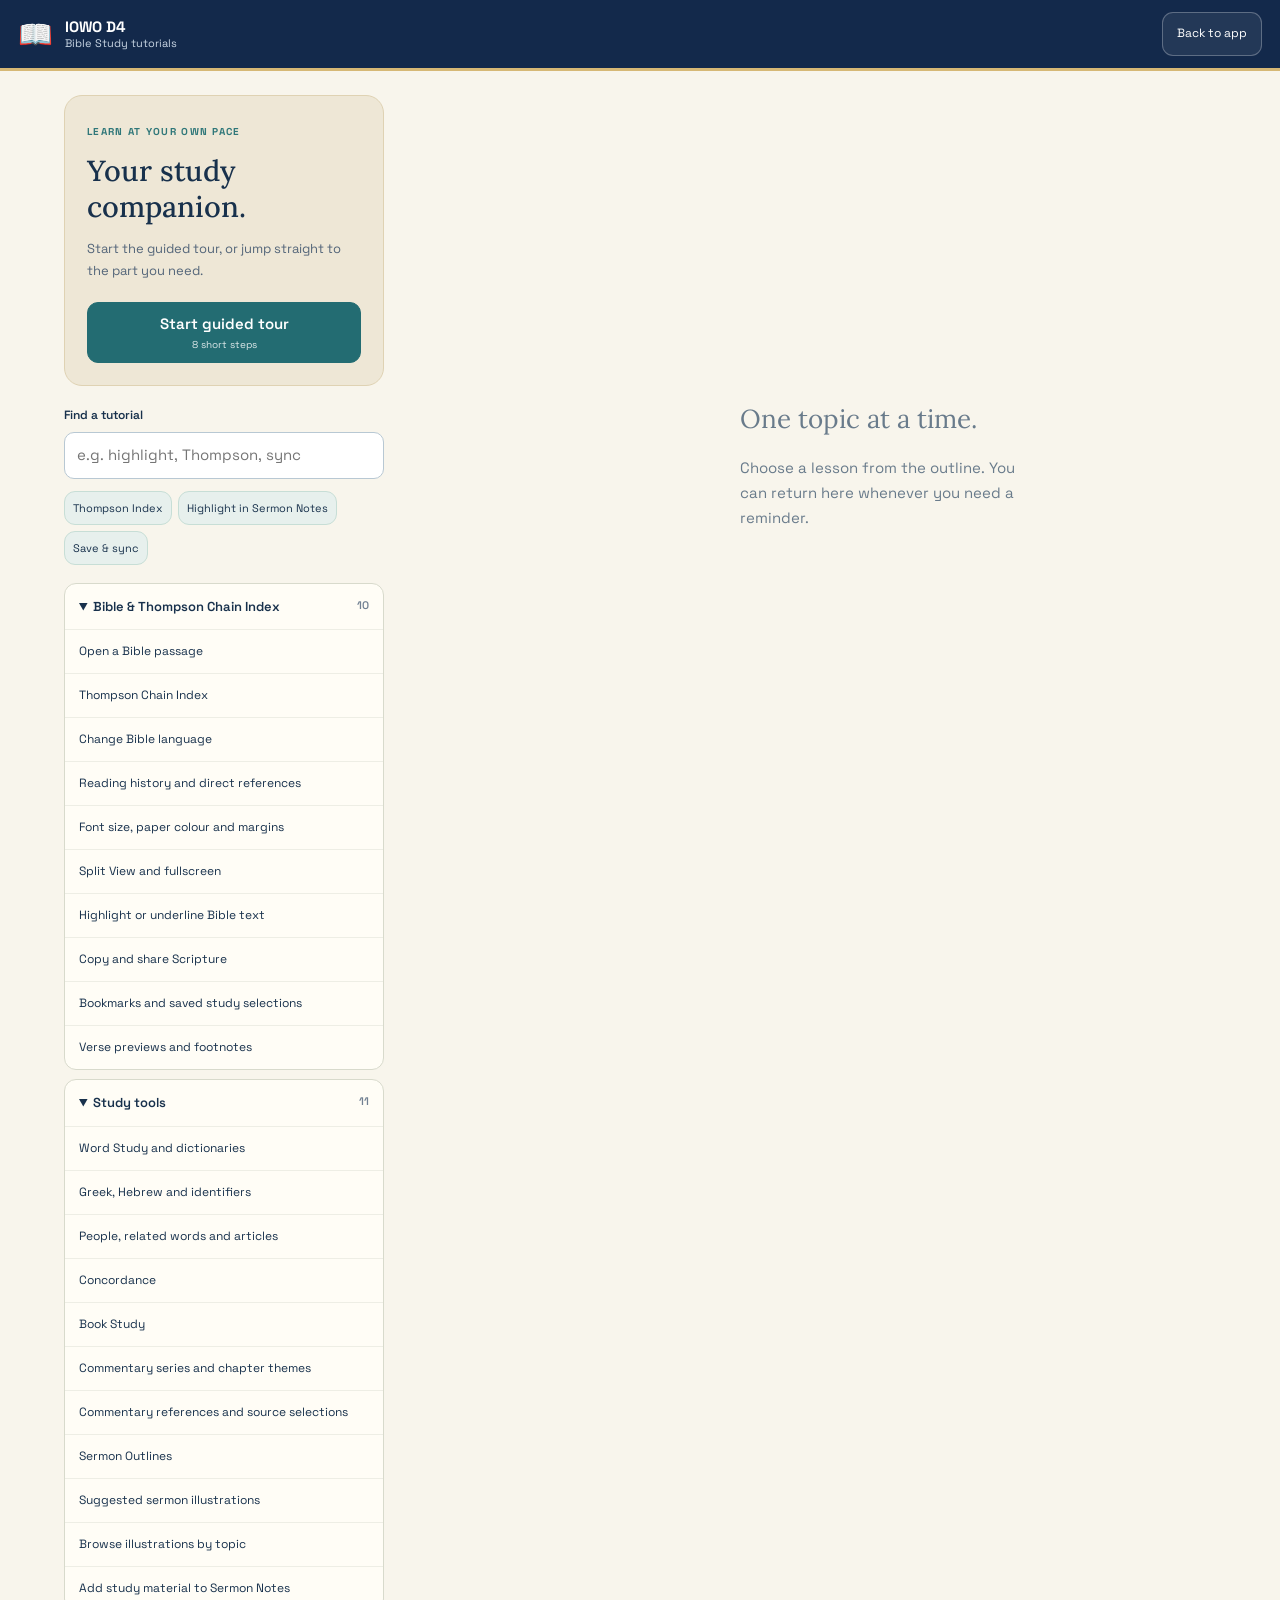
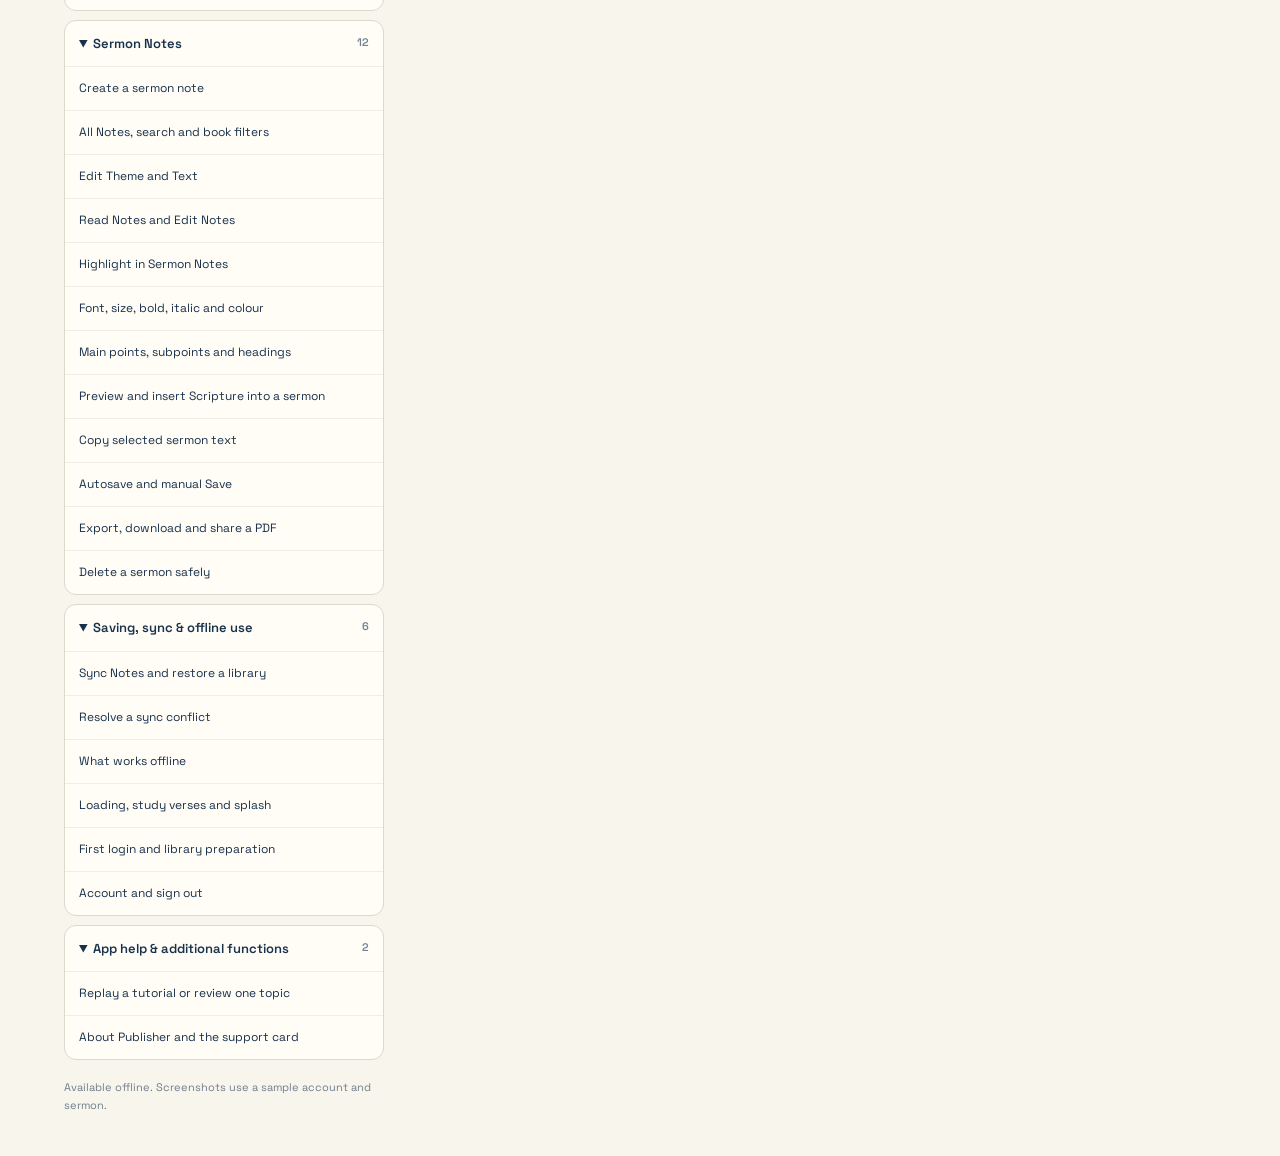
<file: app/src/main/assets/tutorials/index.html>
<!doctype html>
<html lang="en"><head><meta charset="utf-8"><meta name="viewport" content="width=device-width,initial-scale=1,viewport-fit=cover"><title>Bible Study Tutorials</title><link rel="stylesheet" href="tutorial.css"><script src="screenshots.js" defer></script><script src="tutorial.js" defer></script></head>
<body><header class="masthead"><a class="brand" href="#outline" id="outlineHome"><span aria-hidden="true">&#128214;</span><span>IOWO D4<small>Bible Study tutorials</small></span></a><button id="closeTutorials" class="quiet" type="button">Back to app</button></header>
<main class="workspace"><aside id="outlinePanel" aria-label="Tutorial outline"><div class="welcome"><span class="eyebrow">Learn at your own pace</span><h1 id="outlineTitle" tabindex="-1">Your study companion.</h1><p>Start the guided tour, or jump straight to the part you need.</p><button id="startTour" class="primary" type="button">Start guided tour <span>8 short steps</span></button></div><label for="tutorialSearch">Find a tutorial</label><input id="tutorialSearch" type="search" placeholder="e.g. highlight, Thompson, sync" autocomplete="off"><div id="quickLinks" class="quick-links" aria-label="Popular tutorials"></div><nav id="tutorialOutline" aria-label="Choose a tutorial"></nav><p id="noResults" hidden>No matches. Try a shorter word.</p><p class="offline-note">Available offline. Screenshots use a sample account and sermon.</p></aside>
<article id="lessonPanel" hidden aria-labelledby="lessonTitle"><div class="lesson-top"><button id="backToOutline" class="quiet" type="button">&#8592; All tutorials</button><span id="tourPosition" class="pill" hidden></span><button id="skipTour" class="quiet" type="button" hidden>Skip tour</button></div><progress id="tourProgress" max="8" value="1" hidden aria-label="Guided tour progress"></progress><p class="eyebrow" id="lessonCategory"></p><h1 id="lessonTitle" tabindex="-1"></h1><p id="lessonSummary" class="lead"></p><figure id="lessonScreenshot" class="lesson-screenshot" aria-labelledby="screenshotHeading"><figcaption><h2 id="screenshotHeading">Find it in the app</h2><span class="pill">Actual app screen</span></figcaption><button id="enlargeScreenshot" class="screenshot-open" type="button" aria-label="Enlarge screenshot"><span id="screenshotCanvas" class="screenshot-canvas"></span></button><p class="screenshot-hint">Tap the screenshot to enlarge it.</p><ol id="screenshotLabels" class="screenshot-labels"></ol><p id="screenshotError" role="status" hidden>Screenshot unavailable. The written instructions below are still available.</p></figure><ol id="lessonSteps" class="steps"></ol><p id="lessonTip" class="tip" hidden></p><footer class="lesson-actions"><button id="previousLesson" class="quiet" type="button">Previous</button><button id="markReviewed" class="quiet" type="button">Mark reviewed</button><button id="nextLesson" class="primary" type="button">Next</button></footer><p class="offline-note">Menu names match the app. A resource may show an availability message when it has no matching material for a passage.</p></article>
</main><div id="outlineEmpty" class="outline-empty"><h2>One topic at a time.</h2><p>Choose a lesson from the outline. You can return here whenever you need a reminder.</p></div><dialog id="screenshotZoom" class="screenshot-zoom" aria-labelledby="zoomTitle"><div class="zoom-toolbar"><strong id="zoomTitle">Screenshot</strong><button id="zoomToggle" type="button" aria-pressed="false">Zoom in</button><button id="closeZoom" type="button" autofocus>Close</button></div><p class="zoom-hint">Use Zoom in, then scroll to inspect a control.</p><div id="zoomScroll" class="zoom-scroll"><div id="zoomCanvas"></div></div><ol id="zoomLabels" class="screenshot-labels"></ol></dialog></body></html>
</file>
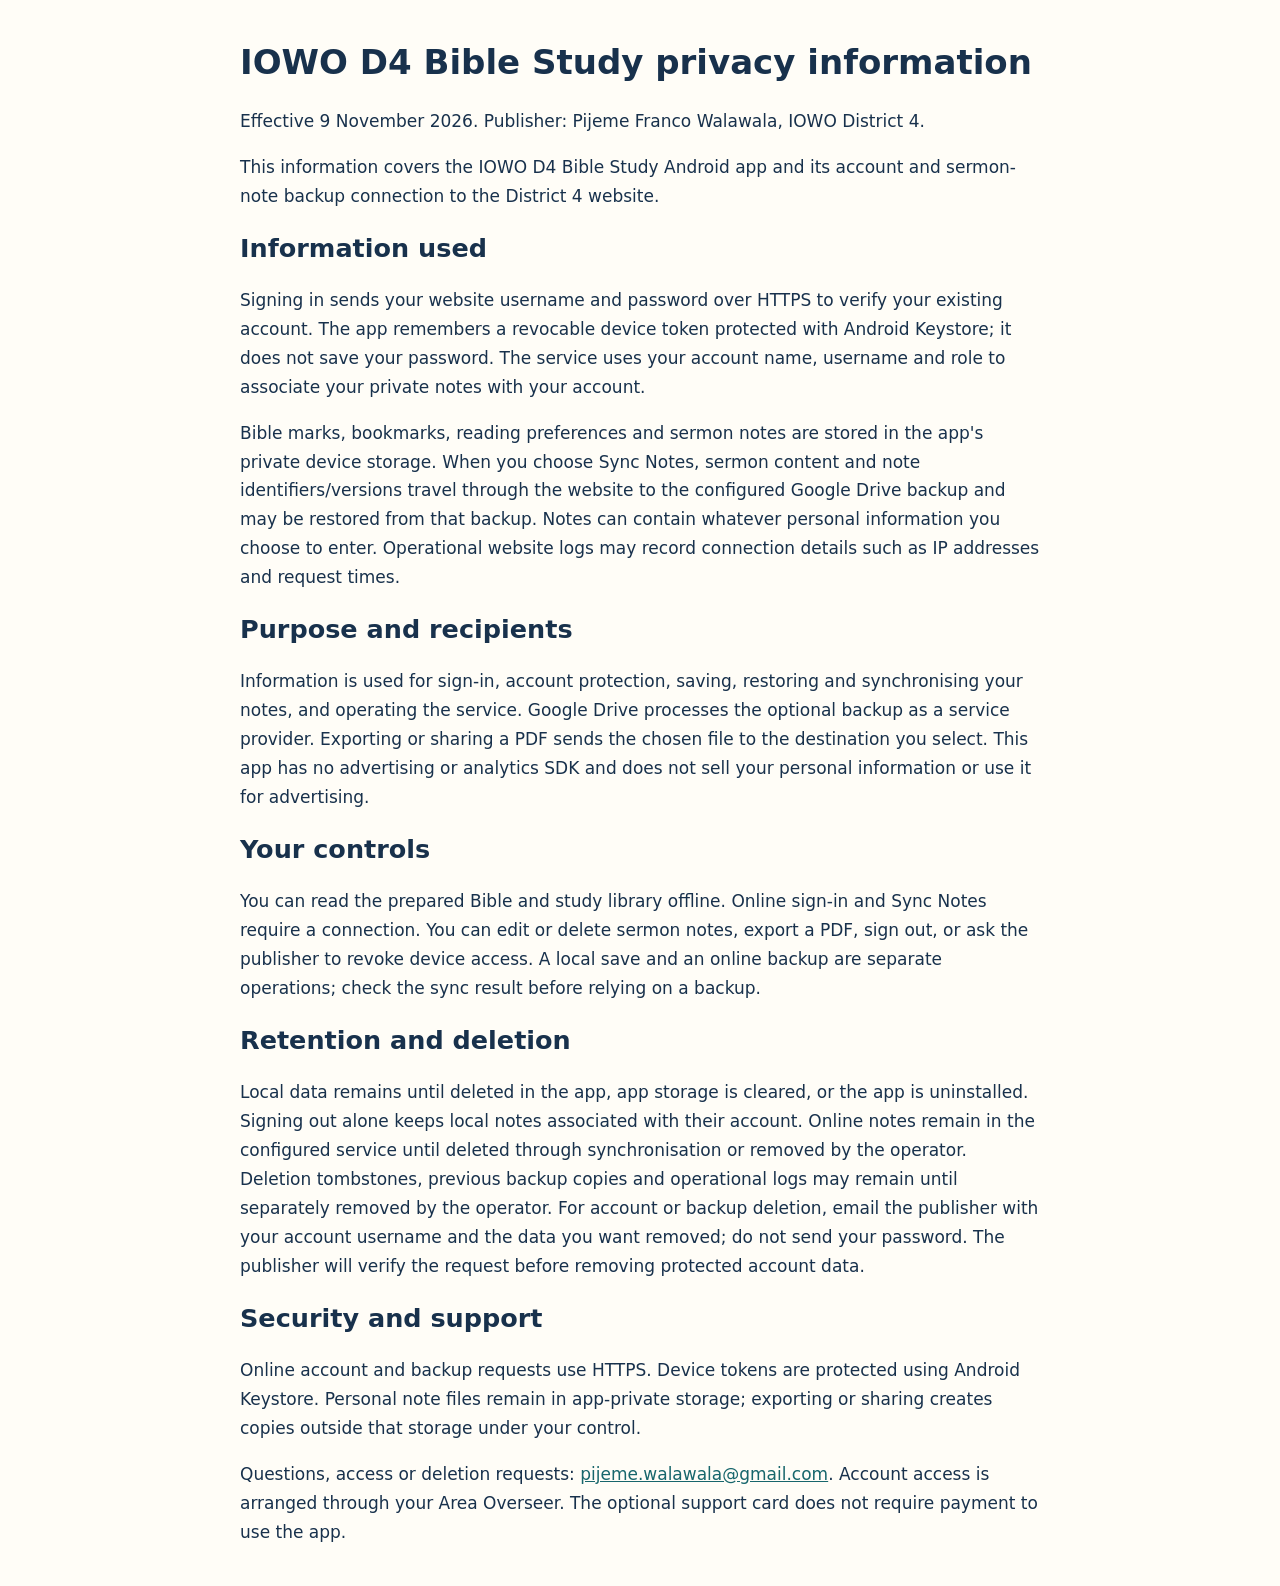
<file: app/src/main/assets/runtime/templates/privacy.html>
<!doctype html><html lang="en"><head><meta charset="utf-8"><meta name="viewport" content="width=device-width,initial-scale=1"><title>IOWO D4 Bible Study - Privacy</title><style>body{font:17px/1.7 system-ui,sans-serif;max-width:800px;margin:40px auto;padding:0 22px;color:#18314c;background:#fffdf7}h1,h2{line-height:1.3}a{color:#17666c}</style></head><body>
<h1>IOWO D4 Bible Study privacy information</h1><p>Effective 9 November 2026. Publisher: Pijeme Franco Walawala, IOWO District 4.</p>
<p>This information covers the IOWO D4 Bible Study Android app and its account and sermon-note backup connection to the District 4 website.</p>
<h2>Information used</h2><p>Signing in sends your website username and password over HTTPS to verify your existing account. The app remembers a revocable device token protected with Android Keystore; it does not save your password. The service uses your account name, username and role to associate your private notes with your account.</p>
<p>Bible marks, bookmarks, reading preferences and sermon notes are stored in the app's private device storage. When you choose Sync Notes, sermon content and note identifiers/versions travel through the website to the configured Google Drive backup and may be restored from that backup. Notes can contain whatever personal information you choose to enter. Operational website logs may record connection details such as IP addresses and request times.</p>
<h2>Purpose and recipients</h2><p>Information is used for sign-in, account protection, saving, restoring and synchronising your notes, and operating the service. Google Drive processes the optional backup as a service provider. Exporting or sharing a PDF sends the chosen file to the destination you select. This app has no advertising or analytics SDK and does not sell your personal information or use it for advertising.</p>
<h2>Your controls</h2><p>You can read the prepared Bible and study library offline. Online sign-in and Sync Notes require a connection. You can edit or delete sermon notes, export a PDF, sign out, or ask the publisher to revoke device access. A local save and an online backup are separate operations; check the sync result before relying on a backup.</p>
<h2>Retention and deletion</h2><p>Local data remains until deleted in the app, app storage is cleared, or the app is uninstalled. Signing out alone keeps local notes associated with their account. Online notes remain in the configured service until deleted through synchronisation or removed by the operator. Deletion tombstones, previous backup copies and operational logs may remain until separately removed by the operator. For account or backup deletion, email the publisher with your account username and the data you want removed; do not send your password. The publisher will verify the request before removing protected account data.</p>
<h2>Security and support</h2><p>Online account and backup requests use HTTPS. Device tokens are protected using Android Keystore. Personal note files remain in app-private storage; exporting or sharing creates copies outside that storage under your control.</p>
<p>Questions, access or deletion requests: <a href="mailto:pijeme.walawala@gmail.com">pijeme.walawala@gmail.com</a>. Account access is arranged through your Area Overseer. The optional support card does not require payment to use the app.</p></body></html>
</file>
<file: app/src/main/assets/tutorials/tutorial.css>
@font-face{font-family:TutorialUI;src:url('../runtime/static/fonts/SpaceGrotesk-Variable.ttf')}@font-face{font-family:TutorialReading;src:url('../runtime/static/fonts/Lora-Variable.ttf')}*{box-sizing:border-box}body{margin:0;background:#f8f5ec;color:#18314c;font:15px/1.65 TutorialUI,Arial,sans-serif}button,input,select,textarea{font:inherit}button,a,input,select,[contenteditable]{-webkit-tap-highlight-color:transparent}button,a{touch-action:manipulation}button{cursor:pointer;border:1px solid #c6d2da;border-radius:11px;min-height:44px;padding:9px 14px;background:white;color:#18314c}button:focus-visible,a:focus-visible,input:focus-visible,select:focus-visible,[contenteditable]:focus-visible{outline:3px solid #648aa8;outline-offset:3px}button:disabled{opacity:.45;cursor:default}[hidden]{display:none!important}.masthead{position:sticky;top:0;z-index:3;display:flex;align-items:center;justify-content:space-between;gap:12px;padding:12px max(18px,env(safe-area-inset-left));background:#13294b;color:white;border-bottom:3px solid #d6b875}.brand{display:flex;align-items:center;gap:12px;color:inherit;text-decoration:none;font-weight:700;line-height:1.25}.brand>span:first-child{font-size:28px}.brand small{display:block;font-size:11px;font-weight:400;color:#cad7e5}.masthead .quiet{background:#ffffff12;border-color:#ffffff44;color:white;white-space:nowrap;font-size:12px}.workspace{max-width:1200px;margin:auto;display:grid;grid-template-columns:320px minmax(0,1fr);gap:32px;padding:24px}.welcome{padding:22px;background:#eee7d6;border:1px solid #dfd2b3;border-radius:18px;margin-bottom:20px}.eyebrow{text-transform:uppercase;letter-spacing:.13em;font-size:10px;font-weight:700;color:#2f7779}.welcome h1{font:500 29px/1.25 TutorialReading,Georgia,serif;margin:10px 0}.welcome p{font-size:13px;color:#536579}.primary{background:#236c72;color:white;border-color:#236c72;font-weight:600}.primary span{display:block;font-size:10px;font-weight:400;opacity:.85}.welcome .primary{width:100%;margin-top:8px}label{display:block;font-size:12px;font-weight:600;margin-bottom:6px}input[type=search]{width:100%;min-height:44px;border:1px solid #b8c8d3;background:white;padding:10px 12px;border-radius:10px;color:#18314c}.quick-links{display:flex;flex-wrap:wrap;gap:6px;margin:12px 0 18px}.quick-links button{font-size:11px;min-height:34px;padding:5px 8px;background:#e7f0ed;border-color:#c7ded6}nav details{margin:0 0 9px;border:1px solid #d8dacc;background:#fffdf6;border-radius:12px;overflow:hidden}nav summary{cursor:pointer;padding:12px 14px;font-weight:600;font-size:13px}nav summary small{float:right;color:#718092;font-size:11px}nav button{display:block;text-align:left;width:100%;border:0;border-top:1px solid #eeeee5;border-radius:0;background:transparent;font-size:12px;line-height:1.4;padding:10px 14px}nav button[aria-current=true]{background:#e6efed;color:#1a6166;font-weight:600}nav button[data-reviewed=true]::after{content:' \2713';color:#247568}.offline-note{font-size:11px;color:#6f7e8c;margin:18px 0}article{min-width:0;background:#fffef9;border:1px solid #e2dac9;border-radius:20px;padding:28px;align-self:start}.lesson-top{display:flex;align-items:center;gap:8px;flex-wrap:wrap;margin-bottom:16px}.lesson-top #skipTour{margin-left:auto}.quiet{background:transparent;font-size:12px}.pill{display:inline-block;padding:4px 9px;background:#e9efec;border-radius:20px;color:#315f61;font-size:10px;font-weight:600;white-space:nowrap}article h1{font:500 clamp(26px,3vw,38px)/1.25 TutorialReading,Georgia,serif;margin:8px 0 16px}article h1:focus{outline:none}.lead{color:#52657b;margin-bottom:22px}.steps{padding:0;list-style:none;counter-reset:step}.steps li{position:relative;padding:0 0 18px 42px;counter-increment:step}.steps li::before{content:counter(step);position:absolute;left:0;top:0;display:grid;place-items:center;width:28px;height:28px;border-radius:50%;background:#edf0e5;color:#50664b;font-size:12px;font-weight:700}.tip{padding:14px 16px;background:#fff3d3;border-left:3px solid #c6a257;border-radius:0 9px 9px 0;color:#685534;font-size:13px}.lesson-actions{display:flex;flex-wrap:wrap;gap:8px;margin-top:28px;padding-top:20px;border-top:1px solid #e8e2d3}.lesson-actions #nextLesson{margin-left:auto}progress{width:100%;height:7px;accent-color:#28777a;margin-bottom:20px}.outline-empty{position:fixed;top:40%;left:calc(50% + 80px);max-width:340px;padding:20px;color:#697b8b;pointer-events:none}.outline-empty h2{font:26px TutorialReading,Georgia,serif}body.has-lesson .outline-empty{display:none}@media(max-width:760px){.workspace{display:block;padding:16px}.workspace>aside{max-width:540px;margin:auto}body.has-lesson #outlinePanel{display:none}article{padding:20px 18px}.masthead{padding:10px 14px}.outline-empty{display:none}.steps li{padding-left:37px}.lesson-actions{gap:6px}.lesson-actions button{font-size:11px;padding:8px 10px}.welcome{padding:20px}}@media(prefers-reduced-motion:reduce){*{scroll-behavior:auto!important}}

.lesson-screenshot{margin:24px 0 30px;padding:14px;background:#edf2ec;border:1px solid #c9d9d2;border-radius:14px}
.lesson-screenshot figcaption{display:flex;align-items:center;justify-content:space-between;gap:10px;margin-bottom:12px}.lesson-screenshot h2{font-size:15px;margin:0}
.screenshot-open{display:block;width:100%;padding:0;border:1px solid #bcc9cb;border-radius:9px;background:#fffdf7;overflow:hidden;cursor:zoom-in}
.screenshot-canvas,.annotated-screen{display:block;width:100%;position:relative;line-height:0}.annotated-screen>img{display:block;width:100%;height:auto}.screenshot-arrows{position:absolute;inset:0;width:100%;height:100%;pointer-events:none}
.screenshot-hint,.zoom-hint{font-size:11px;color:#5b737e;margin:9px 0}.screenshot-labels{list-style:none;counter-reset:label;padding:0;margin:12px 0 0;font-size:12px;line-height:1.5}
.screenshot-labels li{position:relative;counter-increment:label;padding:3px 0 6px 29px;min-height:27px}.screenshot-labels li::before{content:counter(label);position:absolute;left:0;top:3px;display:grid;place-items:center;background:#153858;color:white;width:21px;height:21px;border-radius:50%;font-size:10px;font-weight:700}
.screenshot-zoom{padding:14px;border:1px solid #bdcbd0;border-radius:16px;background:#fffdf7;color:#18314c;width:min(94vw,900px);max-width:94vw;max-height:94dvh;overflow:auto}.screenshot-zoom::backdrop{background:#102237c9}
.zoom-toolbar{display:flex;align-items:center;gap:8px;position:sticky;top:-14px;background:#fffdf7;padding:8px 0;z-index:2}.zoom-toolbar strong{font-size:13px;flex:1;line-height:1.3}.zoom-toolbar button{font-size:11px;padding:7px 10px;white-space:nowrap}.zoom-scroll{max-height:62dvh;overflow:auto;background:#e4e9e5;border:1px solid #bdcbd0;border-radius:9px;overscroll-behavior:contain}.zoom-scroll #zoomCanvas{width:100%;max-width:585px;margin:auto}.is-zoomed .zoom-scroll #zoomCanvas{width:780px;max-width:none;margin:0}.screenshot-zoom .screenshot-labels{margin-bottom:5px}
#outlineTitle:focus{outline:none}@media(max-width:400px){.lesson-screenshot{padding:10px}.lesson-screenshot figcaption{flex-wrap:wrap}.zoom-toolbar{flex-wrap:wrap}.zoom-toolbar strong{min-width:100%}}
</file>
